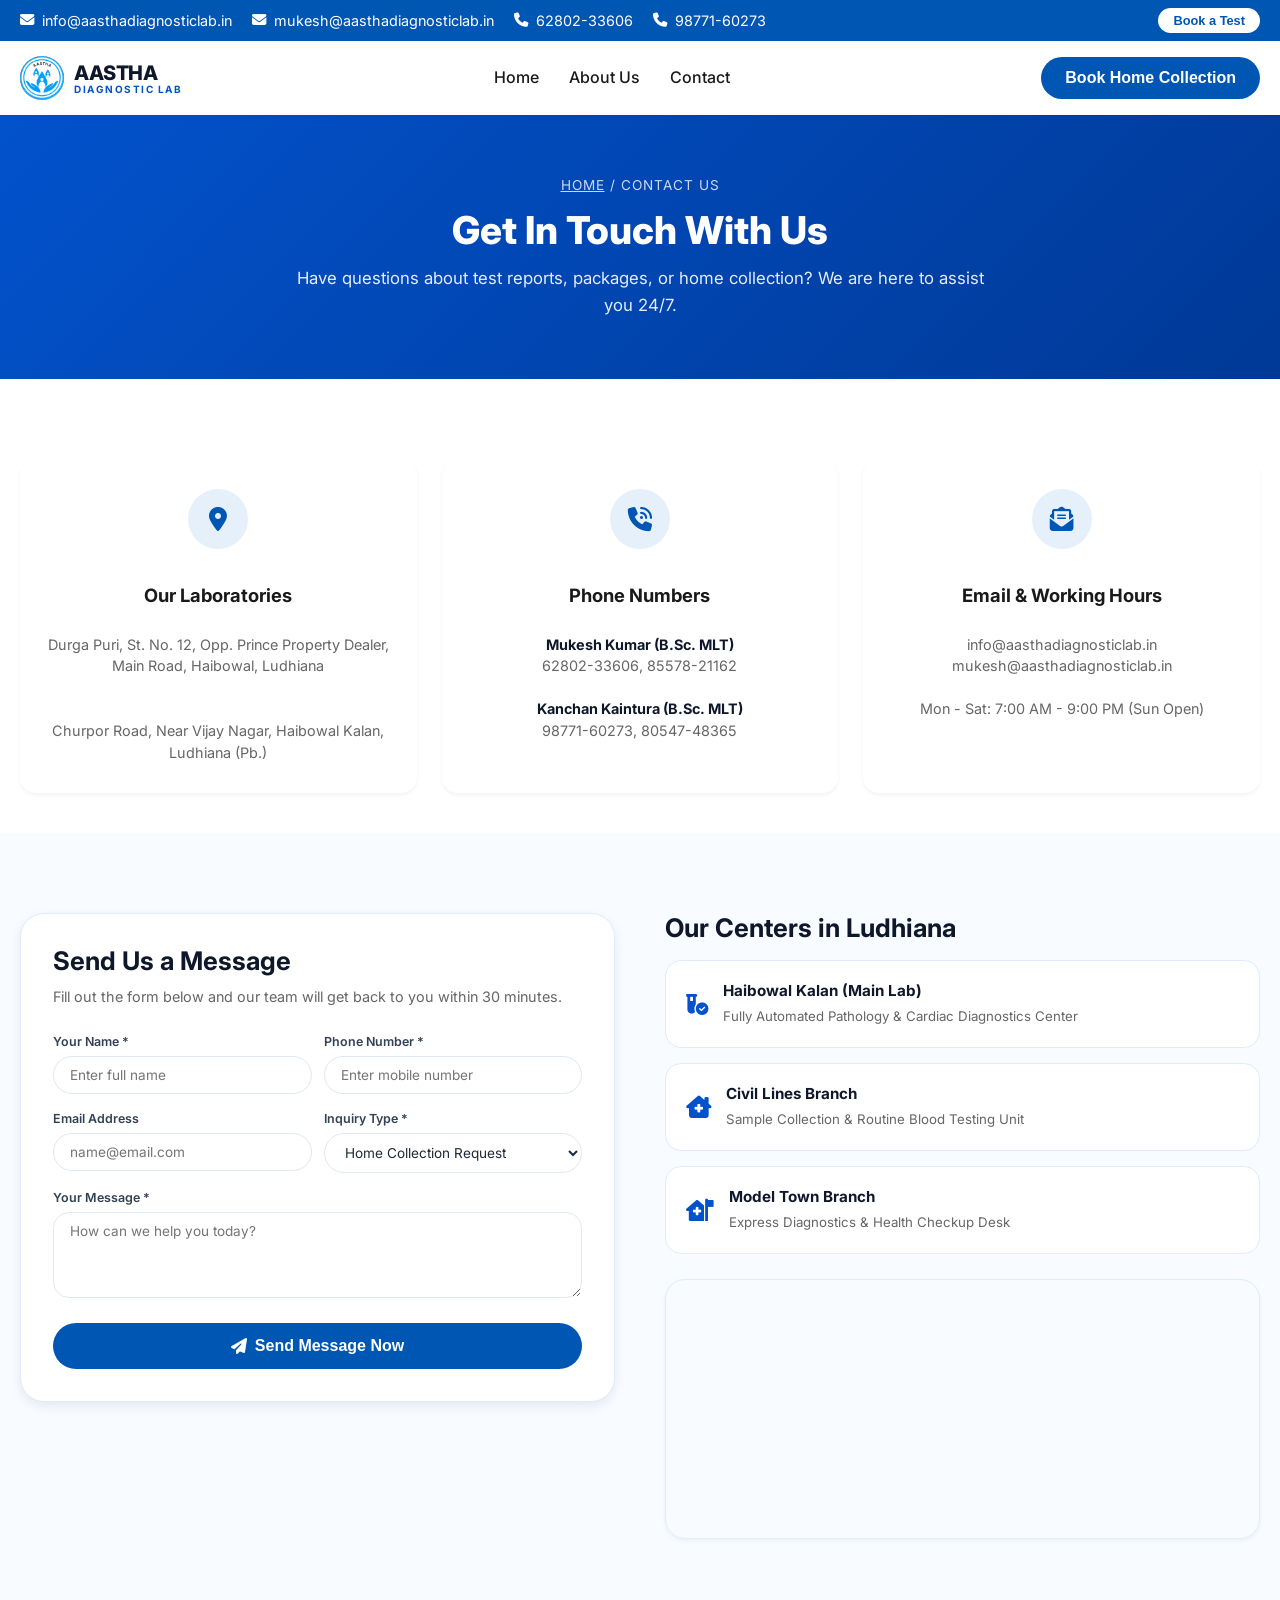
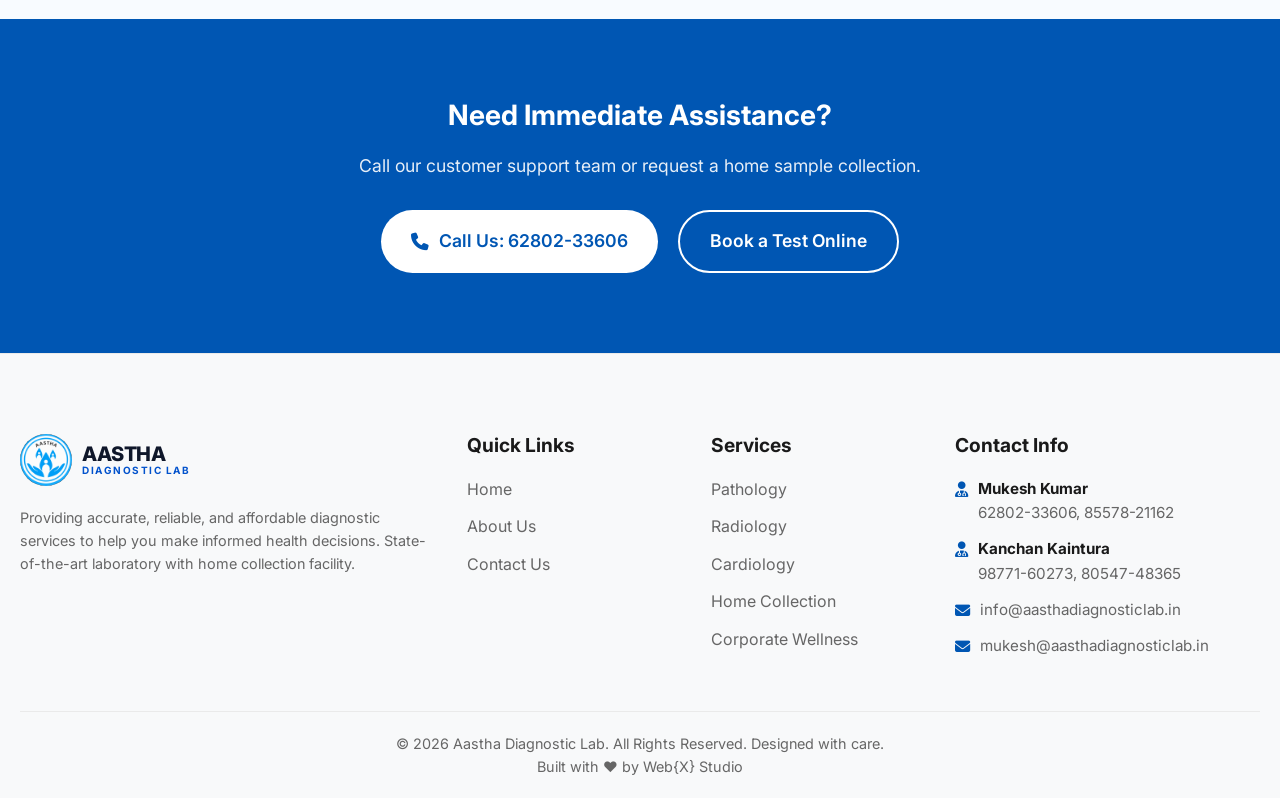
<file: contact.html>
<!DOCTYPE html>
<html lang="en">
<head>
    <meta charset="UTF-8">
    <meta name="viewport" content="width=device-width, initial-scale=1.0">
    <title>Contact Us | Aastha Diagnostic Lab Ludhiana</title>
    <!-- Google Fonts -->
    <link href="https://fonts.googleapis.com/css2?family=Inter:wght@300;400;500;600;700;800&display=swap" rel="stylesheet">
    <!-- FontAwesome for Icons -->
    <link rel="stylesheet" href="https://cdnjs.cloudflare.com/ajax/libs/font-awesome/6.4.0/css/all.min.css">
    <!-- Custom CSS -->
    <link rel="stylesheet" href="css/styles.css">
</head>
<body>

    <!-- Top Bar -->
    <div class="top-bar">
        <div class="container">
            <div class="top-contact">
                <a href="mailto:info@aasthadiagnosticlab.in"><i class="fa-solid fa-envelope"></i> info@aasthadiagnosticlab.in</a>
                <a href="mailto:mukesh@aasthadiagnosticlab.in"><i class="fa-solid fa-envelope"></i> mukesh@aasthadiagnosticlab.in</a>
                <a href="tel:+916280233606"><i class="fa-solid fa-phone"></i> 62802-33606</a>
                <a href="tel:+919877160273"><i class="fa-solid fa-phone"></i> 98771-60273</a>
            </div>
            <div class="top-right">
                <button class="btn btn-light btn-sm" style="padding: 5px 15px; font-size: 0.8rem;">Book a Test</button>
            </div>
        </div>
    </div>

    <!-- Header / Navigation -->
    <header class="header">
        <div class="container">
            <div class="logo">
                 <a href="index.html" class="logo">
                    <img src="assets/logo.jpg" alt="Aastha Diagnostic Lab Logo" class="logo-mark">
                    <span class="logo-wordmark">
                        <span class="logo-name">AASTHA</span>
                        <span class="logo-tagline">DIAGNOSTIC LAB</span>
                    </span>
                </a>
            </div>
            <nav class="nav-links" id="navLinks">
                <a href="index.html">Home</a>
                <a href="about.html">About Us</a>
                <a href="contact.html" class="active">Contact</a>
            </nav>
            <div class="header-action">
                <button class="btn btn-primary">Book Home Collection</button>
                <button class="mobile-menu-toggle" id="mobileMenuToggle" aria-label="Toggle navigation">
                    <i class="fa-solid fa-bars"></i>
                </button>
            </div>
        </div>
    </header>

    <!-- Page Banner / Header -->
    <section class="page-banner" style="background: linear-gradient(135deg, #0252cc 0%, #003996 100%); color: white; padding: 60px 0; text-align: center;">
        <div class="container">
            <div style="font-size: 0.85rem; text-transform: uppercase; letter-spacing: 1px; margin-bottom: 10px; opacity: 0.8;">
                <a href="index.html" style="color: white; text-decoration: underline;">Home</a> / Contact Us
            </div>
            <h1 style="font-size: 2.4rem; font-weight: 800; margin-bottom: 12px; color: #ffffff;">Get In Touch With Us</h1>
            <p style="font-size: 1.05rem; max-width: 700px; margin: 0 auto; opacity: 0.9;">Have questions about test reports, packages, or home collection? We are here to assist you 24/7.</p>
        </div>
    </section>

    <!-- Contact Info Cards -->
    <section class="section" style="padding-bottom: 40px;">
        <div class="container">
            <div class="why-grid" style="grid-template-columns: repeat(3, 1fr);">
                <div class="why-card" style="flex-direction: column; text-align: center; align-items: center; padding: 30px 20px;">
                    <div class="why-icon" style="width: 60px; height: 60px; font-size: 1.5rem; margin-bottom: 15px;"><i class="fa-solid fa-location-dot"></i></div>
                    <h3 style="font-size: 1.15rem; margin-bottom: 8px;">Our Laboratories</h3>
                    <p style="font-size: 0.9rem; color: var(--text-muted); line-height: 1.5;">Durga Puri, St. No. 12, Opp. Prince Property Dealer, Main Road, Haibowal, Ludhiana<br><br><br>Churpor Road, Near Vijay Nagar, Haibowal Kalan, Ludhiana (Pb.)</p>
                </div>

                <div class="why-card" style="flex-direction: column; text-align: center; align-items: center; padding: 30px 20px;">
                    <div class="why-icon" style="width: 60px; height: 60px; font-size: 1.5rem; margin-bottom: 15px;"><i class="fa-solid fa-phone-volume"></i></div>
                    <h3 style="font-size: 1.15rem; margin-bottom: 8px;">Phone Numbers</h3>
                    <p style="font-size: 0.9rem; color: var(--text-muted); line-height: 1.5;"><strong style="color:#0f172a;">Mukesh Kumar (B.Sc. MLT)</strong><br><a href="tel:+916280233606">62802-33606</a>, <a href="tel:+918557821162">85578-21162</a><br><br><strong style="color:#0f172a;">Kanchan Kaintura (B.Sc. MLT)</strong><br><a href="tel:+919877160273">98771-60273</a>, <a href="tel:+918054748365">80547-48365</a></p>
                </div>

                <div class="why-card" style="flex-direction: column; text-align: center; align-items: center; padding: 30px 20px;">
                    <div class="why-icon" style="width: 60px; height: 60px; font-size: 1.5rem; margin-bottom: 15px;"><i class="fa-solid fa-envelope-open-text"></i></div>
                    <h3 style="font-size: 1.15rem; margin-bottom: 8px;">Email & Working Hours</h3>
                    <p style="font-size: 0.9rem; color: var(--text-muted); line-height: 1.5;"><a href="mailto:info@aasthadiagnosticlab.in">info@aasthadiagnosticlab.in</a><br><a href="mailto:mukesh@aasthadiagnosticlab.in">mukesh@aasthadiagnosticlab.in</a><br><br>Mon - Sat: 7:00 AM - 9:00 PM (Sun Open)</p>
                </div>
            </div>
        </div>
    </section>

    <!-- Main Contact Form & Location Section -->
    <section class="section section-bg">
        <div class="container">
            <div class="split-section" style="align-items: start;">
                <!-- Contact Form -->
                <div style="background: white; padding: 32px; border-radius: 24px; box-shadow: var(--shadow-md); border: 1px solid #e1ebfa;">
                    <h2 style="font-size: 1.6rem; color: #0f172a; margin-bottom: 8px;">Send Us a Message</h2>
                    <p style="color: var(--text-muted); font-size: 0.9rem; margin-bottom: 24px;">Fill out the form below and our team will get back to you within 30 minutes.</p>

                    <form action="https://api.web3forms.com/submit" method="POST" style="display: flex; flex-direction: column; gap: 15px;">
                        <input type="hidden" name="access_key" value="464a8097-ce41-4bc4-a3b2-93d60dfd8c7b">
                        <div class="form-row-2col">
                            <div class="form-field-group">
                                <label>Your Name *</label>
                                <input type="text" name="name" class="form-input-pill" placeholder="Enter full name" required>
                            </div>
                            <div class="form-field-group">
                                <label>Phone Number *</label>
                                <input type="tel" name="phone" class="form-input-pill" placeholder="Enter mobile number" required>
                            </div>
                        </div>

                        <div class="form-row-2col">
                            <div class="form-field-group">
                                <label>Email Address</label>
                                <input type="email" name="email" class="form-input-pill" placeholder="name@email.com" required>
                            </div>
                            <div class="form-field-group">
                                <label>Inquiry Type *</label>
                                <select name="inquiry_type" class="form-input-pill">
                                    <option>Home Collection Request</option>
                                    <option>Report Status Inquiry</option>
                                    <option>Package Information</option>
                                    <option>Corporate Tie-up</option>
                                    <option>General Feedback</option>
                                </select>
                            </div>
                        </div>

                        <div class="form-field-group">
                            <label>Your Message *</label>
                            <textarea name="message" class="form-input-pill" rows="4" style="border-radius: 16px; resize: vertical;" placeholder="How can we help you today?" required></textarea>
                        </div>

                        <button type="submit" class="btn btn-primary" style="padding: 14px; font-size: 1rem; border-radius: 30px; margin-top: 10px;">
                            <i class="fa-solid fa-paper-plane" style="margin-right: 8px;"></i> Send Message Now
                        </button>
                    </form>
                </div>

                <!-- Laboratory Branches & Map -->
                <div>
                    <h2 style="font-size: 1.6rem; color: #0f172a; margin-bottom: 16px;">Our Centers in Ludhiana</h2>
                    
                    <div style="display: flex; flex-direction: column; gap: 15px; margin-bottom: 25px;">
                        <div style="background: white; padding: 18px 20px; border-radius: 16px; border: 1px solid #e1ebfa; display: flex; gap: 15px; align-items: center;">
                            <i class="fa-solid fa-vial-circle-check" style="color: #0252cc; font-size: 1.4rem;"></i>
                            <div>
                                <strong style="display: block; color: #0f172a; font-size: 0.95rem;">Haibowal Kalan (Main Lab)</strong>
                                <span style="font-size: 0.83rem; color: var(--text-muted);">Fully Automated Pathology & Cardiac Diagnostics Center</span>
                            </div>
                        </div>
                        <div style="background: white; padding: 18px 20px; border-radius: 16px; border: 1px solid #e1ebfa; display: flex; gap: 15px; align-items: center;">
                            <i class="fa-solid fa-clinic-medical" style="color: #0252cc; font-size: 1.4rem;"></i>
                            <div>
                                <strong style="display: block; color: #0f172a; font-size: 0.95rem;">Civil Lines Branch</strong>
                                <span style="font-size: 0.83rem; color: var(--text-muted);">Sample Collection & Routine Blood Testing Unit</span>
                            </div>
                        </div>
                        <div style="background: white; padding: 18px 20px; border-radius: 16px; border: 1px solid #e1ebfa; display: flex; gap: 15px; align-items: center;">
                            <i class="fa-solid fa-house-medical-flag" style="color: #0252cc; font-size: 1.4rem;"></i>
                            <div>
                                <strong style="display: block; color: #0f172a; font-size: 0.95rem;">Model Town Branch</strong>
                                <span style="font-size: 0.83rem; color: var(--text-muted);">Express Diagnostics & Health Checkup Desk</span>
                            </div>
                        </div>
                    </div>

                    <!-- Embedded Google Map -->
                    <div style="border-radius: 20px; overflow: hidden; box-shadow: var(--shadow-sm); border: 1px solid #e1ebfa; height: 260px;">
                        <iframe 
                            src="https://www.google.com/maps/embed?pb=!1m18!1m12!1m3!1d54790.3159981881!2d75.811804!3d30.900965!2m3!1f0!2f0!3f0!3m2!1i1024!2i768!4f13.1!3m3!1m2!1s0x391a837462345a7d%3A0x681102348590!2sLudhiana%2C%20Punjab!5e0!3m2!1sen!2sin!4v1700000000000!5m2!1sen!2sin" 
                            width="100%" 
                            height="100%" 
                            style="border:0;" 
                            allowfullscreen="" 
                            loading="lazy">
                        </iframe>
                    </div>
                </div>
            </div>
        </div>
    </section>

    <!-- Bottom CTA -->
    <section class="cta-section">
        <div class="container">
            <h2>Need Immediate Assistance?</h2>
            <p style="font-size:1.1rem; max-width:600px; margin:0 auto; opacity:0.9;">Call our customer support team or request a home sample collection.</p>
            <div class="cta-buttons">
                <a href="tel:+916280233606" class="btn btn-light" style="font-size:1.1rem; padding:15px 30px;"><i class="fa-solid fa-phone" style="margin-right:10px;"></i> Call Us: 62802-33606</a>
                <a href="index.html#hero-form-container" class="btn btn-outline" style="border-color:white; color:white; font-size:1.1rem; padding:15px 30px;">Book a Test Online</a>
            </div>
        </div>
    </section>

     <footer class="footer">
        <div class="container">
            <div class="footer-grid">
                <div>
                    <div class="logo footer-logo">
                         <a href="index.html" class="logo">
                        <img src="assets/logo.jpg" alt="Aastha Diagnostic Lab Logo" class="logo-mark">
                        <span class="logo-wordmark">
                            <span class="logo-name">AASTHA</span>
                            <span class="logo-tagline">DIAGNOSTIC LAB</span>
                        </span>
                        </a>
                    </div>
                    <p style="color:var(--text-muted); font-size:0.9rem; margin-bottom:20px;">Providing accurate,
                        reliable, and affordable diagnostic services to help you make informed health decisions.
                        State-of-the-art laboratory with home collection facility.</p>
                </div>
                <div>
                    <h4>Quick Links</h4>
                    <ul>
                        <li><a href="index.html">Home</a></li>
                        <li><a href="about.html">About Us</a></li>
                        <li><a href="contact.html">Contact Us</a></li>
                    </ul>
                </div>
                <div>
                    <h4>Services</h4>
                    <ul>
                        <li><a href="index.html#">Pathology</a></li>
                        <li><a href="index.html#">Radiology</a></li>
                        <li><a href="index.html#">Cardiology</a></li>
                        <li><a href="index.html#">Home Collection</a></li>
                        <li><a href="index.html#">Corporate Wellness</a></li>
                    </ul>
                </div>
                <div>
                    <h4>Contact Info</h4>
                    <ul style="color:var(--text-muted); font-size:0.95rem;">
                        <li style="display:flex; gap:10px;"><i class="fa-solid fa-user-doctor"
                                style="color:var(--primary-blue); margin-top:5px;"></i> <span><strong
                                    style="color:#1a1a1a;">Mukesh Kumar</strong> <br><a href="tel:+916280233606"
                                    style="display:inline;">62802-33606</a>, <a href="tel:+918557821162"
                                    style="display:inline;">85578-21162</a></span></li>
                        <li style="display:flex; gap:10px;"><i class="fa-solid fa-user-doctor"
                                style="color:var(--primary-blue); margin-top:5px;"></i> <span><strong
                                    style="color:#1a1a1a;">Kanchan Kaintura</strong><br><a
                                    href="tel:+919877160273" style="display:inline;">98771-60273</a>, <a
                                    href="tel:+918054748365" style="display:inline;">80547-48365</a></span></li>
                        <li style="display:flex; gap:10px;"><i class="fa-solid fa-envelope"
                                style="color:var(--primary-blue); margin-top:5px;"></i> <a
                                href="mailto:info@aasthadiagnosticlab.in"
                                style="display:inline;">info@aasthadiagnosticlab.in</a></li>
                        <li style="display:flex; gap:10px;"><i class="fa-solid fa-envelope"
                                style="color:var(--primary-blue); margin-top:5px;"></i> <a
                                href="mailto:mukesh@aasthadiagnosticlab.in"
                                style="display:inline;">mukesh@aasthadiagnosticlab.in</a></li>
                    </ul>
                </div>
            </div>
            <div class="footer-bottom">
                <p>&copy; 2026 Aastha Diagnostic Lab. All Rights Reserved. Designed with care.</p>
                <a href="https://www.thewebxstudio.com/" class="footer-attribution">Built with ❤️ by Web{X} Studio</a>
                <style>
                    .footer-attribution:hover {
                        color: var(--primary-blue);
                    }
                </style>
            </div>
        </div>
    </footer>


    <script src="js/script.js"></script>
</body>
</html>
</file>
<file: css/styles.css>
:root {
  --primary-blue: #0056b3;
  --secondary-blue: #e6f0fa;
  --accent-blue: #007bff;
  --text-dark: #1a1a1a;
  --text-muted: #666666;
  --bg-light: #f8fbff;
  --bg-white: #ffffff;
  --border-color: #eaeaea;
  --font-family: 'Inter', system-ui, -apple-system, sans-serif;
  --border-radius: 8px;
  --border-radius-lg: 16px;
  --transition: all 0.3s ease;
  --shadow-sm: 0 2px 4px rgba(0,0,0,0.05);
  --shadow-md: 0 4px 12px rgba(0,0,0,0.08);
  --shadow-lg: 0 12px 24px rgba(0,0,0,0.1);
}

* {
  margin: 0;
  padding: 0;
  box-sizing: border-box;
}

body {
  font-family: var(--font-family);
  color: var(--text-dark);
  background-color: var(--bg-white);
  line-height: 1.6;
}

a {
  text-decoration: none;
  color: inherit;
}

ul {
  list-style: none;
}

img {
  max-width: 100%;
  height: auto;
  display: block;
}

/* Layout Classes */
.container {
  width: 100%;
  max-width: 1380px;
  margin: 0 auto;
  padding: 0 20px;
}

.section {
  padding: 80px 0;
}

.section-bg {
  background-color: var(--bg-light);
}

.text-center {
  text-align: center;
}

/* Typography */
h1, h2, h3, h4, h5, h6 {
  font-weight: 700;
  line-height: 1.2;
}

h2.section-title {
  font-size: 28px;
  margin-bottom: 10px;
  color: var(--text-dark);
}

.section-subtitle {
  color: var(--text-muted);
  font-size: 1.1rem;
  margin-bottom: 40px;
}

.text-primary {
  color: var(--primary-blue);
}

/* Buttons */
.btn {
  display: inline-flex;
  align-items: center;
  justify-content: center;
  padding: 12px 24px;
  border-radius: 50px;
  font-weight: 600;
  cursor: pointer;
  white-space: nowrap;
  flex-shrink: 0;
  transition: var(--transition);
  border: none;
  font-size: 1rem;
}

.btn-primary {
  background-color: var(--primary-blue);
  color: white;
}

.btn-primary:hover {
  background-color: var(--accent-blue);
}

.btn-outline {
  background-color: transparent;
  color: var(--primary-blue);
  border: 2px solid var(--primary-blue);
}

.btn-outline:hover {
  background-color: var(--primary-blue);
  color: white;
}

.btn-light {
  background-color: white;
  color: var(--primary-blue);
}

.btn-light:hover {
  background-color: #f0f0f0;
}

/* Top Bar */
.top-bar {
  background-color: var(--primary-blue);
  color: white;
  padding: 8px 0;
  font-size: 0.9rem;
}

.top-bar .container {
  display: flex;
  justify-content: space-between;
  align-items: center;
  flex-wrap: wrap;
  gap: 8px 20px;
}

.top-contact {
  display: flex;
  flex-wrap: wrap;
  gap: 6px 20px;
}

.top-contact a {
  display: flex;
  align-items: center;
  gap: 8px;
  transition: var(--transition);
}

.top-contact a:hover {
  opacity: 0.8;
}

.top-right {
  display: flex;
  align-items: center;
  gap: 20px;
}

/* Header & Nav */
.header {
  background: white;
  padding: 15px 0;
  position: sticky;
  top: 0;
  z-index: 1000;
  box-shadow: var(--shadow-sm);
}

.header .container {
  display: flex;
  justify-content: space-between;
  align-items: center;
}

.logo {
  display: flex;
  align-items: center;
  gap: 10px;
}

.logo-mark {
  height: 44px;
  width: 44px;
  border-radius: 50%; /* clips the source image's square background */
  object-fit: cover;
  flex-shrink: 0;
}

.logo-wordmark {
  display: flex;
  flex-direction: column;
  line-height: 1.1;
}

.logo-name {
  font-size: 1.25rem;
  font-weight: 800;
  letter-spacing: -0.5px;
  color: #0f172a;
}

.logo-tagline {
  font-size: 0.625rem;
  font-weight: 700;
  letter-spacing: 1.5px;
  color: #0252cc;
}

.nav-links {
  display: flex;
  gap: 30px;
}

.nav-links a {
  font-weight: 500;
  color: var(--text-dark);
  transition: var(--transition);
}

.nav-links a:hover {
  color: var(--primary-blue);
}

/* Hero Section */
/* Hero Section */
.hero {
  background-color: #f4f7fb;
  padding: 40px 0 90px;
  position: relative;
}

.hero .container {
  display: grid;
  grid-template-columns: 1.15fr 1fr;
  gap: 28px;
  align-items: start;
}

/* Left Hero Card */
.hero-left-card {
  background: #ffffff;
  border-radius: 24px;
  padding: 28px;
  box-shadow: 0 4px 25px rgba(0, 0, 0, 0.03);
  border: 1px solid #eef2f7;
}

.hero-tags-row {
  display: flex;
  flex-wrap: wrap;
  gap: 10px;
  align-items: center;
  margin-bottom: 16px;
}

.hero-tag-blue {
  background-color: #e9f2ff;
  color: #0252cc;
  font-size: 0.8rem;
  font-weight: 600;
  padding: 6px 14px;
  border-radius: 20px;
  display: inline-flex;
  align-items: center;
  gap: 6px;
}

.hero-tag-gray {
  background-color: #f0f3f7;
  color: #475569;
  font-size: 0.8rem;
  font-weight: 500;
  padding: 6px 14px;
  border-radius: 20px;
}

.hero-package-badge {
  display: inline-block;
  background-color: #0252cc;
  color: #ffffff;
  font-size: 0.72rem;
  font-weight: 700;
  letter-spacing: 0.5px;
  text-transform: uppercase;
  padding: 6px 14px;
  border-radius: 20px;
  margin-bottom: 14px;
}

.hero-left-card h1 {
  font-size: 2.2rem;
  font-weight: 700;
  line-height: 1.25;
  color: #0f172a;
  margin-bottom: 12px;
}

.hero-left-card h1 .highlight-red {
  color: #c8102e;
  font-weight: 800;
}

.hero-left-card .hero-desc {
  font-size: 0.92rem;
  color: #64748b;
  margin-bottom: 22px;
  line-height: 1.5;
}

/* Featured Image Box */
.hero-image-box {
  position: relative;
  border-radius: 18px;
  overflow: hidden;
  margin-bottom: 20px;
  height: 320px;
}

.hero-image-box img {
  width: 100%;
  height: 100%;
  object-fit: cover;
  display: block;
}

.hero-image-overlay {
  position: absolute;
  left: 16px;
  bottom: 16px;
  background: rgba(15, 23, 42, 0.78);
  backdrop-filter: blur(8px);
  -webkit-backdrop-filter: blur(8px);
  border-radius: 14px;
  padding: 12px 18px;
  color: #ffffff;
  max-width: 90%;
}

.hero-image-overlay-title {
  display: flex;
  align-items: center;
  gap: 8px;
  font-size: 0.9rem;
  font-weight: 700;
  color: #ffffff;
}

.hero-image-overlay-title i {
  color: #ef4444;
}

.hero-image-overlay-subtext {
  font-size: 0.75rem;
  color: #cbd5e1;
  margin-top: 4px;
}

/* Left Bottom Bar */
.hero-bottom-bar {
  display: flex;
  justify-content: space-between;
  align-items: center;
  padding-top: 6px;
}

.hero-bottom-left {
  display: flex;
  align-items: center;
  gap: 12px;
}

.slide-indicators {
  display: flex;
  align-items: center;
  gap: 5px;
}

.slide-pill-active {
  width: 20px;
  height: 6px;
  background-color: #0252cc;
  border-radius: 10px;
}

.slide-dot {
  width: 6px;
  height: 6px;
  background-color: #cbd5e1;
  border-radius: 50%;
}

.hero-bottom-text {
  font-size: 0.85rem;
  font-weight: 600;
  color: #475569;
}

.hero-bottom-right {
  display: flex;
  align-items: center;
  gap: 14px;
}

.hero-toll-free {
  font-size: 0.85rem;
  color: #0252cc;
  font-weight: 500;
  display: flex;
  align-items: center;
  gap: 6px;
  white-space: nowrap;
}

.hero-toll-free strong {
  font-weight: 700;
}

.btn-view-package {
  background-color: #0252cc;
  color: #ffffff;
  font-size: 0.85rem;
  font-weight: 600;
  padding: 8px 18px;
  border-radius: 20px;
  border: none;
  cursor: pointer;
  white-space: nowrap;
  flex-shrink: 0;
  transition: var(--transition);
}

.btn-view-package:hover {
  background-color: #0041a3;
}

/* Right Form Card */
.hero-form-container {
  background: #eef4ff;
  border-radius: 24px;
  padding: 24px;
  box-shadow: 0 4px 25px rgba(0, 0, 0, 0.02);
  border: 1px solid #e1ebfa;
}

.form-header-row {
  display: flex;
  justify-content: space-between;
  align-items: center;
  margin-bottom: 18px;
}

.form-header-title {
  display: flex;
  align-items: center;
  gap: 10px;
}

.form-header-title i {
  color: #0252cc;
  font-size: 1.25rem;
}

.form-header-title h3 {
  font-size: 1.25rem;
  font-weight: 700;
  color: #0f172a;
}

.form-badge-white {
  background: #ffffff;
  color: #0252cc;
  font-size: 0.75rem;
  font-weight: 600;
  padding: 5px 12px;
  border-radius: 20px;
  box-shadow: 0 2px 6px rgba(0,0,0,0.04);
}

.hero-form {
  display: flex;
  flex-direction: column;
  gap: 12px;
}

.form-field-group {
  display: flex;
  flex-direction: column;
  gap: 4px;
}

.form-field-group label {
  font-size: 0.78rem;
  font-weight: 600;
  color: #334155;
}

.form-input-pill {
  width: 100%;
  background: #ffffff;
  border: 1px solid #e2e8f0;
  border-radius: 20px;
  padding: 10px 16px;
  font-size: 0.85rem;
  color: #1e293b;
  font-family: inherit;
  transition: var(--transition);
}

.form-input-pill:focus {
  outline: none;
  border-color: #0252cc;
  box-shadow: 0 0 0 3px rgba(2, 82, 204, 0.1);
}

.form-row-2col {
  display: grid;
  grid-template-columns: 1fr 1fr;
  gap: 12px;
}

.btn-submit-red {
  background-color: #c8102e;
  color: #ffffff;
  font-size: 0.95rem;
  font-weight: 700;
  padding: 12px 24px;
  border-radius: 25px;
  border: none;
  cursor: pointer;
  width: 100%;
  display: flex;
  align-items: center;
  justify-content: center;
  gap: 8px;
  margin-top: 4px;
  transition: var(--transition);
  box-shadow: 0 4px 12px rgba(200, 16, 46, 0.25);
}

.btn-submit-red:hover {
  background-color: #a80b24;
}

/* Doctor Info Box (White Box inside Form Card) */
.doctor-info-box {
  background: #ffffff;
  border-radius: 18px;
  padding: 14px 16px;
  margin-top: 16px;
  display: flex;
  flex-direction: column;
  gap: 12px;
  box-shadow: 0 4px 15px rgba(0, 0, 0, 0.03);
  border: 1px solid #ffffff;
}

.doctor-box-heading {
  font-size: 0.68rem;
  font-weight: 700;
  letter-spacing: 0.08em;
  text-transform: uppercase;
  color: #94a3b8;
}

.doctor-entries {
  display: flex;
  flex-direction: row;
  gap: 30px;
}

/* Each half of the card: one lab / one person */
.doctor-entry {
  display: flex;
  align-items: flex-start;
  gap: 14px;
  padding-left: 10px;
  border-left: 3px solid #0252cc;
}

.doctor-divider {
  height: 1px;
  background: #e9f2ff;
  margin: 0 -16px;
}

.doctor-details-content {
  display: flex;
  flex-direction: column;
  gap: 2px;
}

.doctor-name {
  font-size: 0.92rem;
  font-weight: 700;
  color: #0f172a;
  display: flex;
  align-items: center;
  gap: 6px;
  flex-wrap: wrap;
}

.doctor-qual {
  font-size: 0.62rem;
  font-weight: 700;
  letter-spacing: 0.04em;
  color: #0252cc;
  background: #e9f2ff;
  border-radius: 20px;
  padding: 2px 8px;
  white-space: nowrap;
}

.doctor-title {
  font-size: 0.78rem;
  font-weight: 600;
  color: #0252cc;
}

.doctor-exp {
  font-size: 0.73rem;
  color: #64748b;
  line-height: 1.45;
}

.doctor-contact {
  display: flex;
  align-items: center;
  gap: 6px;
  flex-wrap: wrap;
  font-size: 0.75rem;
  font-weight: 600;
  margin-top: 4px;
}

.doctor-contact i {
  font-size: 0.65rem;
  color: #0252cc;
}

.doctor-contact a {
  color: #0f172a;
  text-decoration: none;
}

.doctor-contact a:hover {
  color: #0252cc;
  text-decoration: underline;
}

.doctor-dot {
  color: #cbd5e1;
}

.doctor-status {
  font-size: 0.72rem;
  font-weight: 600;
  color: #16a34a;
  display: flex;
  align-items: center;
  gap: 5px;
  padding-top: 10px;
  border-top: 1px solid #e9f2ff;
  margin: 0 -16px;
  padding-left: 16px;
  padding-right: 16px;
}

.status-dot-green {
  width: 6px;
  height: 6px;
  background-color: #16a34a;
  border-radius: 50%;
  display: inline-block;
}

/* Features Cards */
.features-row {
  margin-top: -60px; /* Pull up to overlap hero */
  position: relative;
  z-index: 10;
  margin-bottom: 80px;
}

.features-grid {
  display: grid;
  grid-template-columns: repeat(4, 1fr);
  gap: 20px;
}

.feature-card {
  background: white;
  padding: 25px 20px;
  border-radius: var(--border-radius-lg);
  box-shadow: var(--shadow-md);
  text-align: center;
  transition: var(--transition);
}

.feature-card:hover {
  transform: translateY(-5px);
  box-shadow: var(--shadow-lg);
}

.feature-icon {
  width: 60px;
  height: 60px;
  background-color: var(--secondary-blue);
  color: var(--primary-blue);
  border-radius: 50%;
  display: flex;
  align-items: center;
  justify-content: center;
  margin: 0 auto 15px;
  font-size: 1.5rem;
}

.feature-card h4 {
  margin-bottom: 10px;
  font-size: 1.1rem;
}

.feature-card p {
  font-size: 0.9rem;
  color: var(--text-muted);
}

.section-header-flex {
  display: flex;
  justify-content: space-between;
  align-items: flex-end;
  margin-bottom: 40px;
  gap: 20px;
}

/* Popular Tests Grid */
.tests-grid {
  display: grid;
  grid-template-columns: repeat(4, 1fr);
  gap: 20px;
}

.test-card {
  background: white;
  border: 1px solid var(--border-color);
  border-radius: var(--border-radius-lg);
  padding: 20px;
  transition: var(--transition);
  display: flex;
  flex-direction: column;
}

.test-card:hover {
  box-shadow: var(--shadow-md);
  border-color: var(--primary-blue);
}

.test-card-header {
  display: flex;
  justify-content: space-between;
  margin-bottom: 15px;
}

.test-badge {
  background-color: var(--secondary-blue);
  color: var(--primary-blue);
  padding: 4px 10px;
  border-radius: 20px;
  font-size: 0.8rem;
  font-weight: 600;
}

.test-card h4 {
  font-size: 1.1rem;
  margin-bottom: 10px;
}

.test-card p {
  font-size: 0.9rem;
  color: var(--text-muted);
  flex-grow: 1;
}

.test-card-footer {
  display: flex;
  justify-content: space-between;
  align-items: center;
  margin-top: 20px;
  padding-top: 15px;
  border-top: 1px solid var(--border-color);
}

.test-price {
  font-weight: 700;
  font-size: 1.2rem;
  color: var(--primary-blue);
}

/* Pricing Packages */
.packages-grid {
  display: grid;
  grid-template-columns: repeat(3, 1fr);
  gap: 30px;
  align-items: center;
}

.package-card {
  background: white;
  border: 1px solid var(--border-color);
  border-radius: var(--border-radius-lg);
  padding: 40px 30px;
  transition: var(--transition);
  position: relative;
}

.package-card.highlight {
  border-color: var(--primary-blue);
  box-shadow: var(--shadow-lg);
  transform: scale(1.05);
  background-color: white;
  border-width: 2px;
}

.popular-badge {
  position: absolute;
  top: -15px;
  left: 50%;
  transform: translateX(-50%);
  background-color: var(--primary-blue);
  color: white;
  padding: 5px 20px;
  border-radius: 20px;
  font-size: 0.85rem;
  font-weight: 600;
}

.package-card h3 {
  font-size: 1.5rem;
  margin-bottom: 5px;
}

.package-includes {
  color: var(--primary-blue);
  font-weight: 600;
  font-size: 0.9rem;
  margin-bottom: 20px;
}

.package-features {
  margin-bottom: 30px;
}

.package-features li {
  display: flex;
  align-items: center;
  gap: 10px;
  margin-bottom: 12px;
  font-size: 0.95rem;
}

.package-features li i {
  color: var(--primary-blue);
}

.package-price {
  font-size: 2rem;
  font-weight: 700;
  margin-bottom: 20px;
  display: flex;
  align-items: baseline;
  gap: 5px;
}

.package-price span {
  font-size: 1rem;
  color: var(--text-muted);
  font-weight: normal;
  text-decoration: line-through;
}

/* Why Choose Us Grid */
.why-grid {
  display: grid;
  grid-template-columns: repeat(3, 1fr);
  gap: 25px;
}

.why-card {
  background: white;
  padding: 30px;
  border-radius: var(--border-radius-lg);
  display: flex;
  align-items: flex-start;
  gap: 20px;
  box-shadow: var(--shadow-sm);
}

.why-icon {
  background-color: var(--secondary-blue);
  color: var(--primary-blue);
  width: 50px;
  height: 50px;
  border-radius: 50%;
  display: flex;
  align-items: center;
  justify-content: center;
  font-size: 1.3rem;
  flex-shrink: 0;
}

/* Split Sections (Home Collection / About) */
.split-section {
  display: grid;
  grid-template-columns: 1fr 1fr;
  gap: 50px;
  align-items: center;
}

.split-content h2 {
  font-size: 28px;
  margin-bottom: 20px;
}

.split-list {
  margin: 30px 0;
}

.split-list li {
  display: flex;
  align-items: center;
  gap: 15px;
  margin-bottom: 15px;
  font-size: 1.1rem;
  background: white;
  padding: 15px 20px;
  border-radius: var(--border-radius);
  box-shadow: var(--shadow-sm);
}

.split-list li i {
  color: var(--primary-blue);
  background: var(--secondary-blue);
  width: 30px;
  height: 30px;
  border-radius: 50%;
  display: flex;
  align-items: center;
  justify-content: center;
}

.split-image img {
  border-radius: var(--border-radius-lg);
  box-shadow: var(--shadow-lg);
}

/* Services Small Grid */
.services-small-grid {
  display: grid;
  grid-template-columns: repeat(3, 1fr);
  gap: 20px;
}

.service-item {
  background: white;
  padding: 20px;
  border-radius: var(--border-radius);
  display: flex;
  align-items: center;
  gap: 15px;
  border: 1px solid var(--border-color);
  font-weight: 600;
}

.service-item i {
  color: var(--primary-blue);
  background: var(--secondary-blue);
  width: 40px;
  height: 40px;
  border-radius: 50%;
  display: flex;
  align-items: center;
  justify-content: center;
}

/* Stats Banner */
.stats-banner {
  background-color: var(--primary-blue);
  color: white;
  padding: 60px 0;
}

.stats-grid {
  display: grid;
  grid-template-columns: repeat(4, 1fr);
  text-align: center;
}

.stat-item {
  border-right: 1px solid rgba(255,255,255,0.2);
}

.stat-item:last-child {
  border-right: none;
}

.stat-number {
  font-size: 3rem;
  font-weight: 700;
  margin-bottom: 10px;
}

/* Testimonials */
.testimonials-grid {
  display: grid;
  grid-template-columns: repeat(3, 1fr);
  gap: 30px;
}

.testimonial-card {
  background: white;
  padding: 30px;
  border-radius: var(--border-radius-lg);
  box-shadow: var(--shadow-sm);
}

.stars {
  color: #ffc107;
  margin-bottom: 15px;
}

.testimonial-text {
  font-size: 1rem;
  color: var(--text-muted);
  font-style: italic;
  margin-bottom: 20px;
}

.testimonial-author {
  font-weight: 700;
}

/* FAQ */
.faq-list {
  max-width: 800px;
  margin: 0 auto;
}

.faq-item {
  border: 1px solid var(--border-color);
  border-radius: var(--border-radius);
  margin-bottom: 15px;
  background: white;
}

.faq-question {
  padding: 20px;
  display: flex;
  justify-content: space-between;
  align-items: center;
  cursor: pointer;
  font-weight: 600;
}

.faq-answer {
  padding: 0 20px;
  max-height: 0;
  overflow: hidden;
  transition: max-height 0.3s ease;
  color: var(--text-muted);
}

.faq-item.active .faq-answer {
  padding-bottom: 20px;
  max-height: 200px;
}

.faq-item.active .faq-question i {
  transform: rotate(180deg);
}

/* Bottom CTA */
.cta-section {
  background-color: var(--primary-blue);
  color: white;
  padding: 80px 0;
  text-align: center;
}

.cta-section h2 {
  color: white;
  font-size: 28px;
  margin-bottom: 20px;
}

.cta-buttons {
  display: flex;
  justify-content: center;
  gap: 20px;
  margin-top: 30px;
}

/* Footer */
.footer {
  background-color: #f8f9fa;
  padding: 80px 0 20px;
  border-top: 1px solid var(--border-color);
}

.footer-grid {
  display: grid;
  grid-template-columns: 2fr 1fr 1fr 1.5fr;
  gap: 40px;
  margin-bottom: 40px;
}

.footer-logo {
  margin-bottom: 20px;
}

.footer-logo .logo-mark {
  height: 52px;
  width: 52px;
}

.footer h4 {
  font-size: 1.2rem;
  margin-bottom: 20px;
  color: var(--text-dark);
}

.footer ul li {
  margin-bottom: 12px;
}

.footer ul li a {
  color: var(--text-muted);
  transition: var(--transition);
}

.footer ul li a:hover {
  color: var(--primary-blue);
}

.footer-bottom {
  text-align: center;
  padding-top: 20px;
  border-top: 1px solid var(--border-color);
  color: var(--text-muted);
  font-size: 0.9rem;
}

/* Mobile Navigation Button */
.mobile-menu-toggle {
  display: none;
  background: none;
  border: none;
  font-size: 1.4rem;
  color: var(--primary-blue);
  cursor: pointer;
  padding: 6px;
}

/* Responsive Media Queries */
@media (max-width: 1024px) {
  .hero .container {
    grid-template-columns: 1fr;
    gap: 30px;
  }
  
  .hero-left-card,
  .hero-form-container {
    max-width: 100%;
  }

  .features-grid, 
  .tests-grid, 
  .why-grid, 
  .services-small-grid, 
  .testimonials-grid {
    grid-template-columns: repeat(2, 1fr);
  }

  .stats-grid {
    grid-template-columns: repeat(2, 1fr);
    gap: 20px;
  }

  .stat-item {
    border-right: none;
    padding: 10px;
  }

  .packages-grid {
    grid-template-columns: 1fr;
    max-width: 550px;
    margin: 0 auto;
  }

  .package-card.highlight {
    transform: none;
  }

  .split-section {
    grid-template-columns: 1fr;
    gap: 30px;
  }

  .footer-grid {
    grid-template-columns: repeat(2, 1fr);
  }
}

@media (max-width: 768px) {
  .section {
    padding: 50px 0;
  }

  .top-bar {
    display: none;
  }

  .mobile-menu-toggle {
    display: block;
  }

  .header-action {
    display: flex;
    align-items: center;
    gap: 12px;
  }

  .header-action .btn {
    display: none;
  }

  .nav-links {
    position: absolute;
    top: 100%;
    left: 0;
    width: 100%;
    background: #ffffff;
    flex-direction: column;
    padding: 20px;
    gap: 15px;
    box-shadow: 0 10px 20px rgba(0, 0, 0, 0.1);
    display: none;
    border-top: 1px solid #eaeaea;
  }

  .nav-links.active {
    display: flex;
  }

  .hero-left-card h1 {
    font-size: 1.8rem;
  }

  .hero-left-card {
    padding: 20px;
  }

  .hero-form-container {
    padding: 20px;
  }

  .features-grid, 
  .tests-grid, 
  .why-grid, 
  .services-small-grid, 
  .testimonials-grid {
    grid-template-columns: 1fr;
  }

  .footer-grid {
    grid-template-columns: 1fr;
    gap: 30px;
  }

  .cta-section h2 {
    font-size: 1.8rem;
  }

  .cta-buttons {
    flex-direction: column;
    align-items: center;
  }

  .cta-buttons .btn {
    width: 100%;
    max-width: 320px;
  }
}

@media (max-width: 576px) {
  .container {
    padding: 0 16px;
  }

  .form-row-2col {
    grid-template-columns: 1fr;
  }

  .hero-bottom-bar {
    flex-direction: column;
    align-items: flex-start;
    gap: 12px;
  }

  .hero-bottom-right {
    width: 100%;
    justify-content: space-between;
    align-items: center;
    flex-wrap: wrap;
    gap: 10px;
  }

  .hero-image-box {
    height: 230px;
  }

  .hero-image-overlay {
    left: 10px;
    bottom: 10px;
    padding: 8px 12px;
  }

  .hero-image-overlay-title {
    font-size: 0.8rem;
  }

  .hero-image-overlay-subtext {
    font-size: 0.7rem;
  }

  .stats-grid {
    grid-template-columns: 1fr;
  }

  .doctor-entry {
    gap: 10px;
  }

  .doctor-entries {
    flex-direction: column;
    gap: 30px;
  }

  .section-header-flex {
    flex-direction: column;
    align-items: flex-start;
    gap: 15px;
    margin-bottom: 24px;
  }
}

/* Responsive adjustments for About Us page */
@media (max-width: 768px) {
  .split-section {
    flex-direction: column;
    gap: 20px;
  }
  .split-image,
  .split-content {
    width: 100%;
  }
  .testimonials-grid {
    grid-template-columns: 1fr !important;
  }
  .why-grid {
    grid-template-columns: 1fr !important;
    gap: 15px !important;
  }
  .cta-buttons {
    flex-direction: column;
    gap: 10px;
    align-items: stretch;
  }
  .cta-buttons a {
    width: 100%;
    text-align: center;
  }
}
</file>
